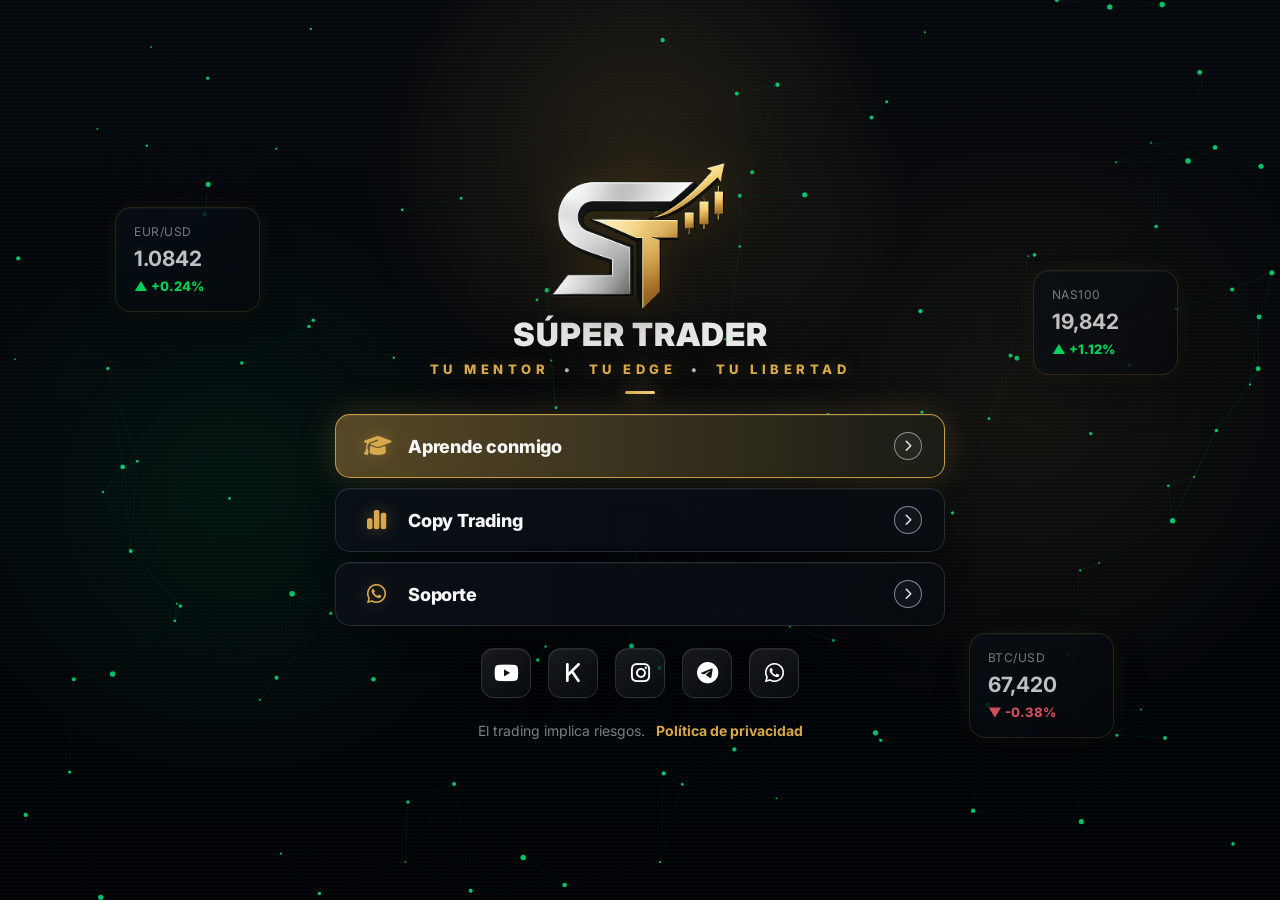
<file: index.html>
<!DOCTYPE html>
<html lang="es">
<head>
    <meta charset="UTF-8">
    <meta name="viewport" content="width=device-width, initial-scale=1.0">
    <title>Súper Trader | Trading</title>

    <link rel="stylesheet" href="styles.css">

    <link rel="stylesheet"
          href="https://cdnjs.cloudflare.com/ajax/libs/font-awesome/6.7.2/css/all.min.css">

    <link href="https://fonts.googleapis.com/css2?family=Inter:wght@300;400;500;600;700;800;900&display=swap"
          rel="stylesheet">
</head>
<body>

    <canvas id="particles"></canvas>

    <div class="scan-line"></div>

    <div class="market-card card-eurusd">
        <span>EUR/USD</span>
        <strong>1.0842</strong>
        <small>▲ +0.24%</small>
    </div>

    <div class="market-card card-nas100">
        <span>NAS100</span>
        <strong>19,842</strong>
        <small>▲ +1.12%</small>
    </div>

    <div class="market-card card-btc">
        <span>BTC/USD</span>
        <strong>67,420</strong>
        <small>▼ -0.38%</small>
    </div>

    <div class="background-glow"></div>
    <div class="candles-bg"></div>
    <div class="noise-bg"></div>

    <main class="page">

        <section class="profile-card">

            <div class="brand-logo">
                <img src="supertrader.png" alt="Súper Trader">
            </div>

            <h1>SÚPER TRADER</h1>

            <p class="subtitle">
                TU MENTOR <span>•</span> TU EDGE <span>•</span> TU LIBERTAD
            </p>

            <div class="mini-line"></div>

            <div class="links">

                <a href="web.html" class="link-btn featured">
                    <div class="link-left">
                        <i class="fa-solid fa-graduation-cap"></i>
                        <span>Aprende conmigo</span>
                    </div>
                    <div class="arrow">
                        <i class="fa-solid fa-chevron-right"></i>
                    </div>
                </a>

                <button type="button" class="link-btn" id="btnCopyTrading">
                    <div class="link-left">
                        <i class="fa-solid fa-chart-simple"></i>
                        <span>Copy Trading</span>
                    </div>
                    <div class="arrow">
                        <i class="fa-solid fa-chevron-right"></i>
                    </div>
                </button>

                <button type="button" class="link-btn" id="btnSoporte">
                    <div class="link-left">
                        <i class="fa-brands fa-whatsapp"></i>
                        <span>Soporte</span>
                    </div>
                    <div class="arrow">
                        <i class="fa-solid fa-chevron-right"></i>
                    </div>
                </button>

            </div>

            <div class="socials">

                <a href="#" aria-label="YouTube">
                    <i class="fa-brands fa-youtube"></i>
                </a>

                <a href="#" aria-label="Kick">
                    <i class="fa-solid fa-k"></i>
                </a>

                <a href="#" aria-label="Instagram">
                    <i class="fa-brands fa-instagram"></i>
                </a>

                <a href="#" aria-label="Telegram">
                    <i class="fa-brands fa-telegram"></i>
                </a>

                <a href="#" aria-label="WhatsApp">
                    <i class="fa-brands fa-whatsapp"></i>
                </a>

            </div>

            <footer>
                <span>El trading implica riesgos.</span>
                <a href="#">Política de privacidad</a>
            </footer>

        </section>

    </main>

    <!-- MODAL COPY TRADING -->
    <div class="modal-copy" id="modalCopy">
        <div class="modal-copy-backdrop" id="modalCopyBackdrop"></div>

        <div class="modal-copy-card">

            <button type="button" class="modal-copy-close" id="cerrarModalCopy">
                <i class="fa-solid fa-xmark"></i>
            </button>

            <div id="copyTradingContent" class="copytrading-content">
                <!-- Acá se cargará copytrading.html -->
            </div>

        </div>
    </div>

    <!-- AVISO SOPORTE -->
    <div class="toast-soporte" id="toastSoporte">
        Próximamente habilitaremos el soporte.
    </div>

    <script src="app.js"></script>

</body>
</html>
</file>
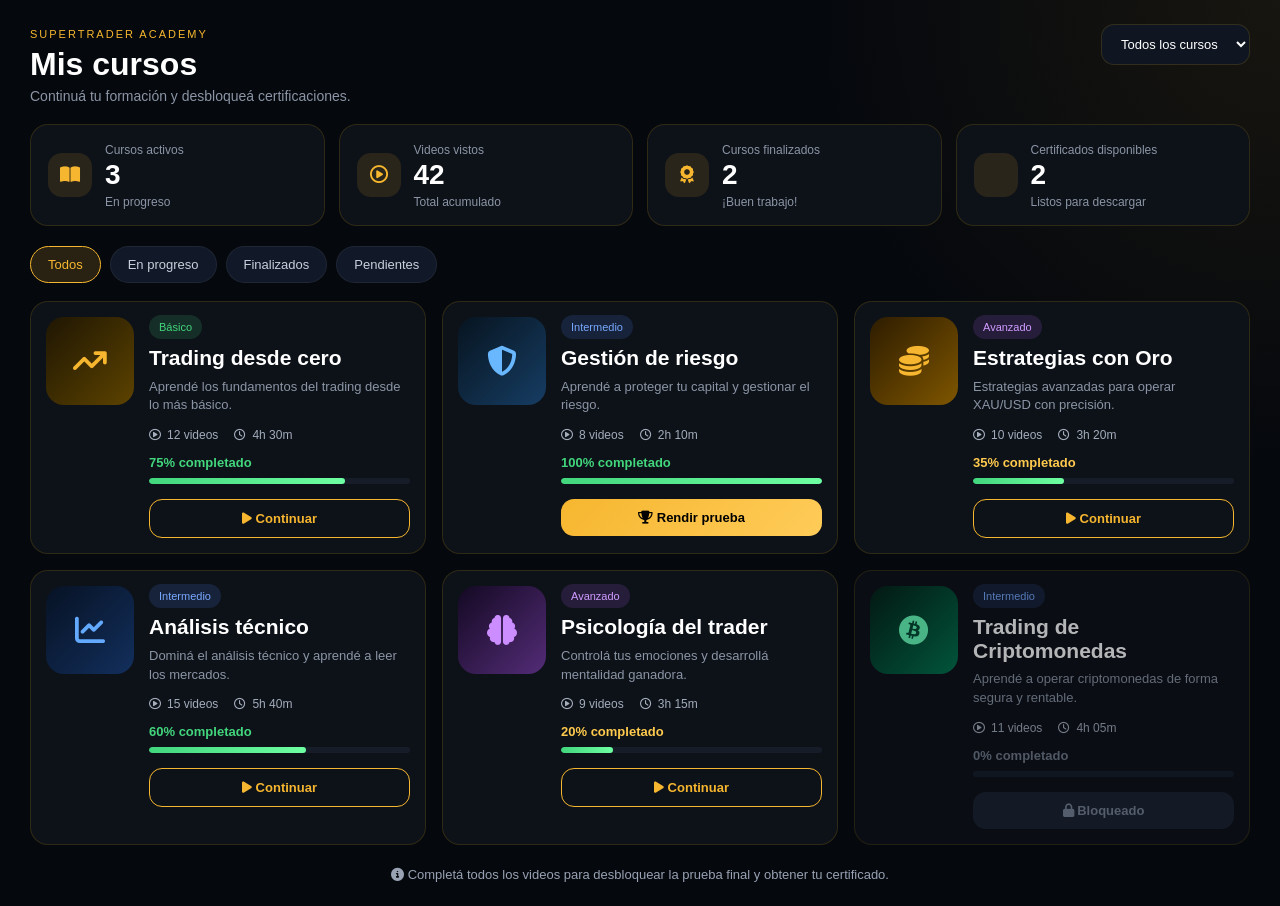
<file: cursos.html>
<!DOCTYPE html>
<html lang="es">
<head>
  <meta charset="UTF-8" />
  <meta name="viewport" content="width=device-width, initial-scale=1.0" />

  <title>Cursos | SuperTrader Academy</title>

  <link rel="stylesheet" href="cursos.css" />
  <script src="cursos.js" defer></script>

  <link
    rel="stylesheet"
    href="https://cdnjs.cloudflare.com/ajax/libs/font-awesome/6.5.0/css/all.min.css"
  />
</head>

<body>
  <main class="courses-page">
    <header class="courses-header">
      <div>
        <span class="eyebrow">SuperTrader Academy</span>
        <h1>Mis cursos</h1>
        <p>Continuá tu formación y desbloqueá certificaciones.</p>
      </div>

      <select class="course-select">
        <option>Todos los cursos</option>
        <option>En progreso</option>
        <option>Finalizados</option>
        <option>Pendientes</option>
      </select>
    </header>

    <section class="courses-stats">
      <article class="course-stat">
        <i class="fa-solid fa-book-open"></i>
        <div>
          <span>Cursos activos</span>
          <strong>3</strong>
          <small>En progreso</small>
        </div>
      </article>

      <article class="course-stat">
        <i class="fa-regular fa-circle-play"></i>
        <div>
          <span>Videos vistos</span>
          <strong>42</strong>
          <small>Total acumulado</small>
        </div>
      </article>

      <article class="course-stat">
        <i class="fa-solid fa-award"></i>
        <div>
          <span>Cursos finalizados</span>
          <strong>2</strong>
          <small>¡Buen trabajo!</small>
        </div>
      </article>

      <article class="course-stat">
        <i class="fa-solid fa-file-certificate"></i>
        <div>
          <span>Certificados disponibles</span>
          <strong>2</strong>
          <small>Listos para descargar</small>
        </div>
      </article>
    </section>

    <section class="course-filters">
      <button class="filter-btn active" data-filter="todos">Todos</button>
      <button class="filter-btn" data-filter="progreso">En progreso</button>
      <button class="filter-btn" data-filter="finalizado">Finalizados</button>
      <button class="filter-btn" data-filter="pendiente">Pendientes</button>
    </section>

    <section class="courses-grid">
      <article class="course-card" data-status="progreso">
        <div class="course-image trading">
          <i class="fa-solid fa-arrow-trend-up"></i>
        </div>

        <div class="course-content">
          <span class="level basic">Básico</span>
          <h3>Trading desde cero</h3>
          <p>Aprendé los fundamentos del trading desde lo más básico.</p>

          <div class="course-meta">
            <span><i class="fa-regular fa-circle-play"></i> 12 videos</span>
            <span><i class="fa-regular fa-clock"></i> 4h 30m</span>
          </div>

          <strong class="progress-label green">75% completado</strong>
          <div class="progress-bar">
            <span style="width:75%"></span>
          </div>

          <button class="course-btn outline">
            <i class="fa-solid fa-play"></i>
            Continuar
          </button>
        </div>
      </article>

      <article class="course-card" data-status="finalizado">
        <div class="course-image risk">
          <i class="fa-solid fa-shield-halved"></i>
        </div>

        <div class="course-content">
          <span class="level intermediate">Intermedio</span>
          <h3>Gestión de riesgo</h3>
          <p>Aprendé a proteger tu capital y gestionar el riesgo.</p>

          <div class="course-meta">
            <span><i class="fa-regular fa-circle-play"></i> 8 videos</span>
            <span><i class="fa-regular fa-clock"></i> 2h 10m</span>
          </div>

          <strong class="progress-label green">100% completado</strong>
          <div class="progress-bar">
            <span style="width:100%"></span>
          </div>

          <button class="course-btn filled">
            <i class="fa-solid fa-trophy"></i>
            Rendir prueba
          </button>
        </div>
      </article>

      <article class="course-card" data-status="progreso">
        <div class="course-image gold">
          <i class="fa-solid fa-coins"></i>
        </div>

        <div class="course-content">
          <span class="level advanced">Avanzado</span>
          <h3>Estrategias con Oro</h3>
          <p>Estrategias avanzadas para operar XAU/USD con precisión.</p>

          <div class="course-meta">
            <span><i class="fa-regular fa-circle-play"></i> 10 videos</span>
            <span><i class="fa-regular fa-clock"></i> 3h 20m</span>
          </div>

          <strong class="progress-label yellow">35% completado</strong>
          <div class="progress-bar">
            <span style="width:35%"></span>
          </div>

          <button class="course-btn outline">
            <i class="fa-solid fa-play"></i>
            Continuar
          </button>
        </div>
      </article>

      <article class="course-card" data-status="progreso">
        <div class="course-image analysis">
          <i class="fa-solid fa-chart-line"></i>
        </div>

        <div class="course-content">
          <span class="level intermediate">Intermedio</span>
          <h3>Análisis técnico</h3>
          <p>Dominá el análisis técnico y aprendé a leer los mercados.</p>

          <div class="course-meta">
            <span><i class="fa-regular fa-circle-play"></i> 15 videos</span>
            <span><i class="fa-regular fa-clock"></i> 5h 40m</span>
          </div>

          <strong class="progress-label green">60% completado</strong>
          <div class="progress-bar">
            <span style="width:60%"></span>
          </div>

          <button class="course-btn outline">
            <i class="fa-solid fa-play"></i>
            Continuar
          </button>
        </div>
      </article>

      <article class="course-card" data-status="progreso">
        <div class="course-image mindset">
          <i class="fa-solid fa-brain"></i>
        </div>

        <div class="course-content">
          <span class="level advanced">Avanzado</span>
          <h3>Psicología del trader</h3>
          <p>Controlá tus emociones y desarrollá mentalidad ganadora.</p>

          <div class="course-meta">
            <span><i class="fa-regular fa-circle-play"></i> 9 videos</span>
            <span><i class="fa-regular fa-clock"></i> 3h 15m</span>
          </div>

          <strong class="progress-label yellow">20% completado</strong>
          <div class="progress-bar">
            <span style="width:20%"></span>
          </div>

          <button class="course-btn outline">
            <i class="fa-solid fa-play"></i>
            Continuar
          </button>
        </div>
      </article>

      <article class="course-card locked" data-status="pendiente">
        <div class="course-image crypto">
          <i class="fa-brands fa-bitcoin"></i>
        </div>

        <div class="course-content">
          <span class="level intermediate">Intermedio</span>
          <h3>Trading de Criptomonedas</h3>
          <p>Aprendé a operar criptomonedas de forma segura y rentable.</p>

          <div class="course-meta">
            <span><i class="fa-regular fa-circle-play"></i> 11 videos</span>
            <span><i class="fa-regular fa-clock"></i> 4h 05m</span>
          </div>

          <strong class="progress-label muted">0% completado</strong>
          <div class="progress-bar">
            <span style="width:0%"></span>
          </div>

          <button class="course-btn disabled" disabled>
            <i class="fa-solid fa-lock"></i>
            Bloqueado
          </button>
        </div>
      </article>
    </section>

    <footer class="courses-footer">
      <i class="fa-solid fa-circle-info"></i>
      Completá todos los videos para desbloquear la prueba final y obtener tu certificado.
    </footer>
  </main>
</body>
</html>
</file>
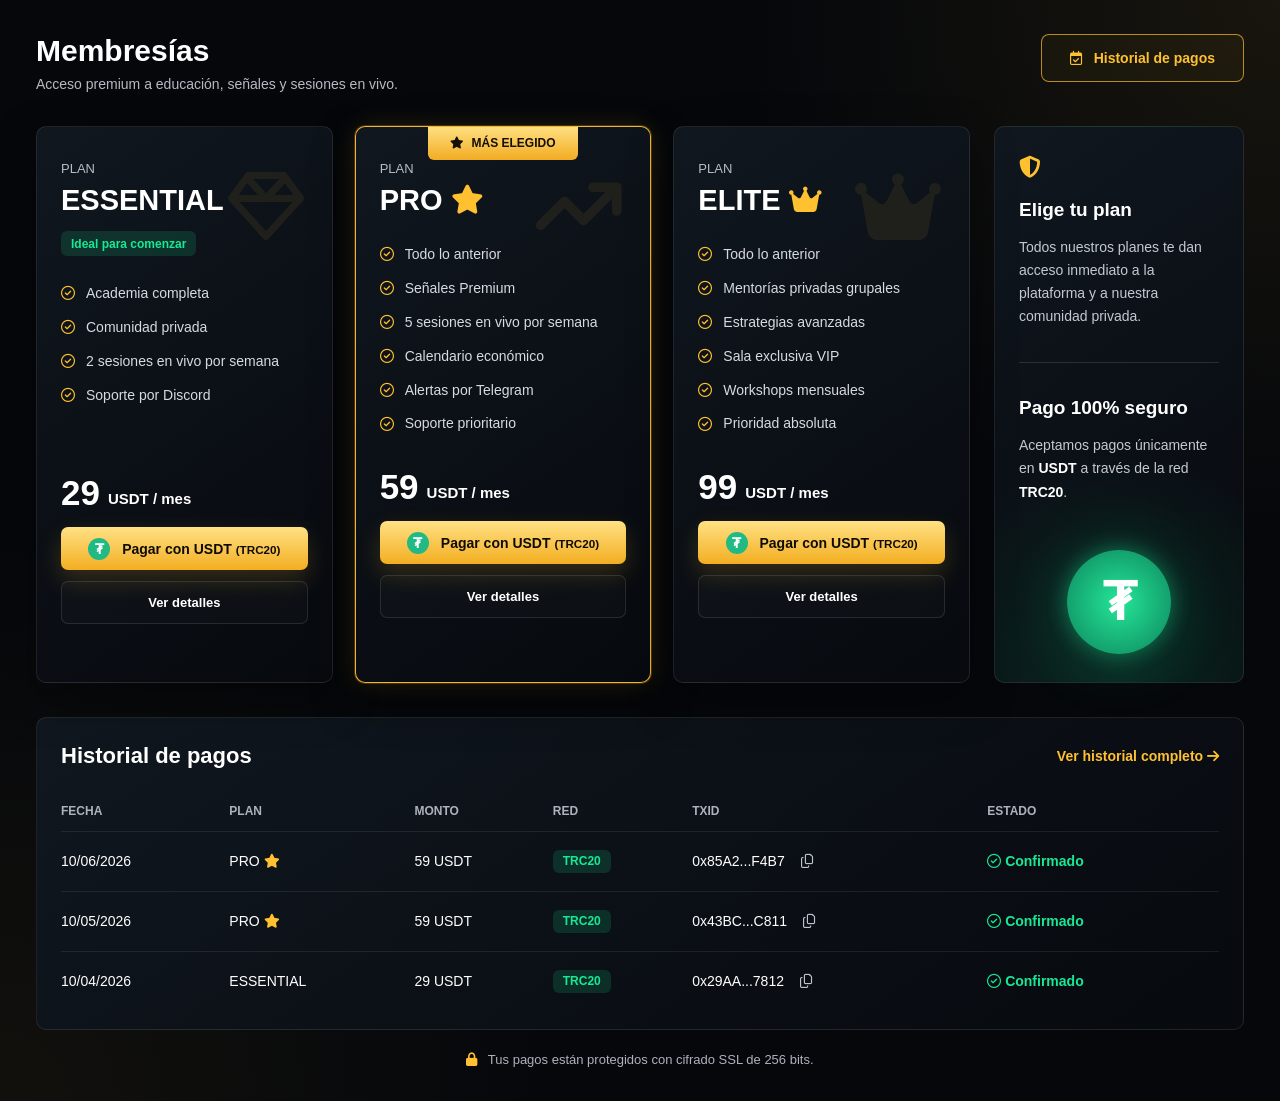
<file: membresia.html>
<!DOCTYPE html>
<html lang="es">
<head>
  <meta charset="UTF-8" />
  <meta name="viewport" content="width=device-width, initial-scale=1.0" />
  <title>Membresías | Super Trader Academy</title>

  <link rel="stylesheet" href="membresia.css" />

  <link
    rel="stylesheet"
    href="https://cdnjs.cloudflare.com/ajax/libs/font-awesome/6.5.1/css/all.min.css"
  />
</head>
<body>

  <main class="membership-page">

    <header class="membership-header">
      <div>
        <h1>Membresías</h1>
        <p>Acceso premium a educación, señales y sesiones en vivo.</p>
      </div>

      <button class="history-top-btn" id="btnScrollHistory">
        <i class="fa-regular fa-calendar-check"></i>
        Historial de pagos
      </button>
    </header>

    <section class="plans-layout">

      <div class="plans-grid">

        <article class="plan-card">
          <div class="plan-bg-icon">
            <i class="fa-regular fa-gem"></i>
          </div>

          <span class="plan-label">PLAN</span>
          <h2>ESSENTIAL</h2>
          <span class="plan-badge green">Ideal para comenzar</span>

          <ul class="plan-list">
            <li><i class="fa-regular fa-circle-check"></i> Academia completa</li>
            <li><i class="fa-regular fa-circle-check"></i> Comunidad privada</li>
            <li><i class="fa-regular fa-circle-check"></i> 2 sesiones en vivo por semana</li>
            <li><i class="fa-regular fa-circle-check"></i> Soporte por Discord</li>
          </ul>

          <div class="plan-price">
            <strong>29</strong>
            <span>USDT / mes</span>
          </div>

          <button class="pay-btn" data-plan="ESSENTIAL" data-price="29">
            <span class="usdt-icon">₮</span>
            Pagar con USDT <small>(TRC20)</small>
          </button>

          <button class="details-btn">Ver detalles</button>
        </article>

        <article class="plan-card featured">
          <div class="featured-ribbon">
            <i class="fa-solid fa-star"></i>
            MÁS ELEGIDO
          </div>

          <div class="plan-bg-icon">
            <i class="fa-solid fa-arrow-trend-up"></i>
          </div>

          <span class="plan-label">PLAN</span>
          <h2>PRO <i class="fa-solid fa-star title-icon"></i></h2>

          <ul class="plan-list">
            <li><i class="fa-regular fa-circle-check"></i> Todo lo anterior</li>
            <li><i class="fa-regular fa-circle-check"></i> Señales Premium</li>
            <li><i class="fa-regular fa-circle-check"></i> 5 sesiones en vivo por semana</li>
            <li><i class="fa-regular fa-circle-check"></i> Calendario económico</li>
            <li><i class="fa-regular fa-circle-check"></i> Alertas por Telegram</li>
            <li><i class="fa-regular fa-circle-check"></i> Soporte prioritario</li>
          </ul>

          <div class="plan-price">
            <strong>59</strong>
            <span>USDT / mes</span>
          </div>

          <button class="pay-btn" data-plan="PRO" data-price="59">
            <span class="usdt-icon">₮</span>
            Pagar con USDT <small>(TRC20)</small>
          </button>

          <button class="details-btn">Ver detalles</button>
        </article>

        <article class="plan-card">
          <div class="plan-bg-icon">
            <i class="fa-solid fa-crown"></i>
          </div>

          <span class="plan-label">PLAN</span>
          <h2>ELITE <i class="fa-solid fa-crown title-icon"></i></h2>

          <ul class="plan-list">
            <li><i class="fa-regular fa-circle-check"></i> Todo lo anterior</li>
            <li><i class="fa-regular fa-circle-check"></i> Mentorías privadas grupales</li>
            <li><i class="fa-regular fa-circle-check"></i> Estrategias avanzadas</li>
            <li><i class="fa-regular fa-circle-check"></i> Sala exclusiva VIP</li>
            <li><i class="fa-regular fa-circle-check"></i> Workshops mensuales</li>
            <li><i class="fa-regular fa-circle-check"></i> Prioridad absoluta</li>
          </ul>

          <div class="plan-price">
            <strong>99</strong>
            <span>USDT / mes</span>
          </div>

          <button class="pay-btn" data-plan="ELITE" data-price="99">
            <span class="usdt-icon">₮</span>
            Pagar con USDT <small>(TRC20)</small>
          </button>

          <button class="details-btn">Ver detalles</button>
        </article>

      </div>

      <aside class="payment-info-card">
        <div class="info-block">
          <div class="info-icon">
            <i class="fa-solid fa-shield-halved"></i>
          </div>

          <h3>Elige tu plan</h3>
          <p>
            Todos nuestros planes te dan acceso inmediato a la plataforma y a nuestra comunidad privada.
          </p>
        </div>

        <div class="divider"></div>

        <div class="info-block">
          <h3>Pago 100% seguro</h3>
          <p>
            Aceptamos pagos únicamente en <strong>USDT</strong> a través de la red <strong>TRC20</strong>.
          </p>
        </div>

        <div class="usdt-glow">
          <span>₮</span>
        </div>
      </aside>

    </section>

    <section class="payments-history" id="paymentsHistory">
      <div class="history-header">
        <h2>Historial de pagos</h2>
        <button>Ver historial completo <i class="fa-solid fa-arrow-right"></i></button>
      </div>

      <div class="table-wrapper">
        <table>
          <thead>
            <tr>
              <th>FECHA</th>
              <th>PLAN</th>
              <th>MONTO</th>
              <th>RED</th>
              <th>TXID</th>
              <th>ESTADO</th>
            </tr>
          </thead>

          <tbody id="paymentsTable">
            <tr>
              <td>10/06/2026</td>
              <td>PRO <i class="fa-solid fa-star gold"></i></td>
              <td>59 USDT</td>
              <td><span class="network-pill">TRC20</span></td>
              <td>
                0x85A2...F4B7
                <button class="copy-btn" data-copy="0x85A2F4B7">
                  <i class="fa-regular fa-copy"></i>
                </button>
              </td>
              <td><span class="status confirmed"><i class="fa-regular fa-circle-check"></i> Confirmado</span></td>
            </tr>

            <tr>
              <td>10/05/2026</td>
              <td>PRO <i class="fa-solid fa-star gold"></i></td>
              <td>59 USDT</td>
              <td><span class="network-pill">TRC20</span></td>
              <td>
                0x43BC...C811
                <button class="copy-btn" data-copy="0x43BCC811">
                  <i class="fa-regular fa-copy"></i>
                </button>
              </td>
              <td><span class="status confirmed"><i class="fa-regular fa-circle-check"></i> Confirmado</span></td>
            </tr>

            <tr>
              <td>10/04/2026</td>
              <td>ESSENTIAL</td>
              <td>29 USDT</td>
              <td><span class="network-pill">TRC20</span></td>
              <td>
                0x29AA...7812
                <button class="copy-btn" data-copy="0x29AA7812">
                  <i class="fa-regular fa-copy"></i>
                </button>
              </td>
              <td><span class="status confirmed"><i class="fa-regular fa-circle-check"></i> Confirmado</span></td>
            </tr>
          </tbody>
        </table>
      </div>
    </section>

    <div class="secure-footer">
      <i class="fa-solid fa-lock"></i>
      Tus pagos están protegidos con cifrado SSL de 256 bits.
    </div>

  </main>

  <div class="payment-modal" id="paymentModal">
    <div class="modal-overlay" id="closeModal"></div>

    <div class="modal-card">
      <button class="modal-close" id="modalCloseBtn">
        <i class="fa-solid fa-xmark"></i>
      </button>

      <h2>Pagar con USDT</h2>
      <p class="modal-subtitle">Realiza el pago usando la red TRC20.</p>

      <div class="modal-plan-box">
        <span>Plan seleccionado</span>
        <strong id="modalPlan">PRO</strong>
      </div>

      <div class="modal-plan-box">
        <span>Monto a pagar</span>
        <strong><span id="modalPrice">59</span> USDT</strong>
      </div>

      <div class="wallet-box">
        <span>Dirección de pago</span>
        <div>
          <input id="walletAddress" value="TJ4QhFxxxxxxxxxxxxxxxxxxxxxx" readonly />
          <button id="copyWallet">
            <i class="fa-regular fa-copy"></i>
          </button>
        </div>
      </div>

      <div class="qr-box">
        <div class="qr-fake">
          <span>₮</span>
        </div>
      </div>

      <button class="modal-main-btn" id="confirmPayment">
        Ya realicé el pago
      </button>

      <button class="modal-secondary-btn" id="cancelPayment">
        Cancelar
      </button>
    </div>
  </div>

  <div class="toast" id="toast">Copiado correctamente</div>

  <script src="membresia.js"></script>
</body>
</html>
</file>
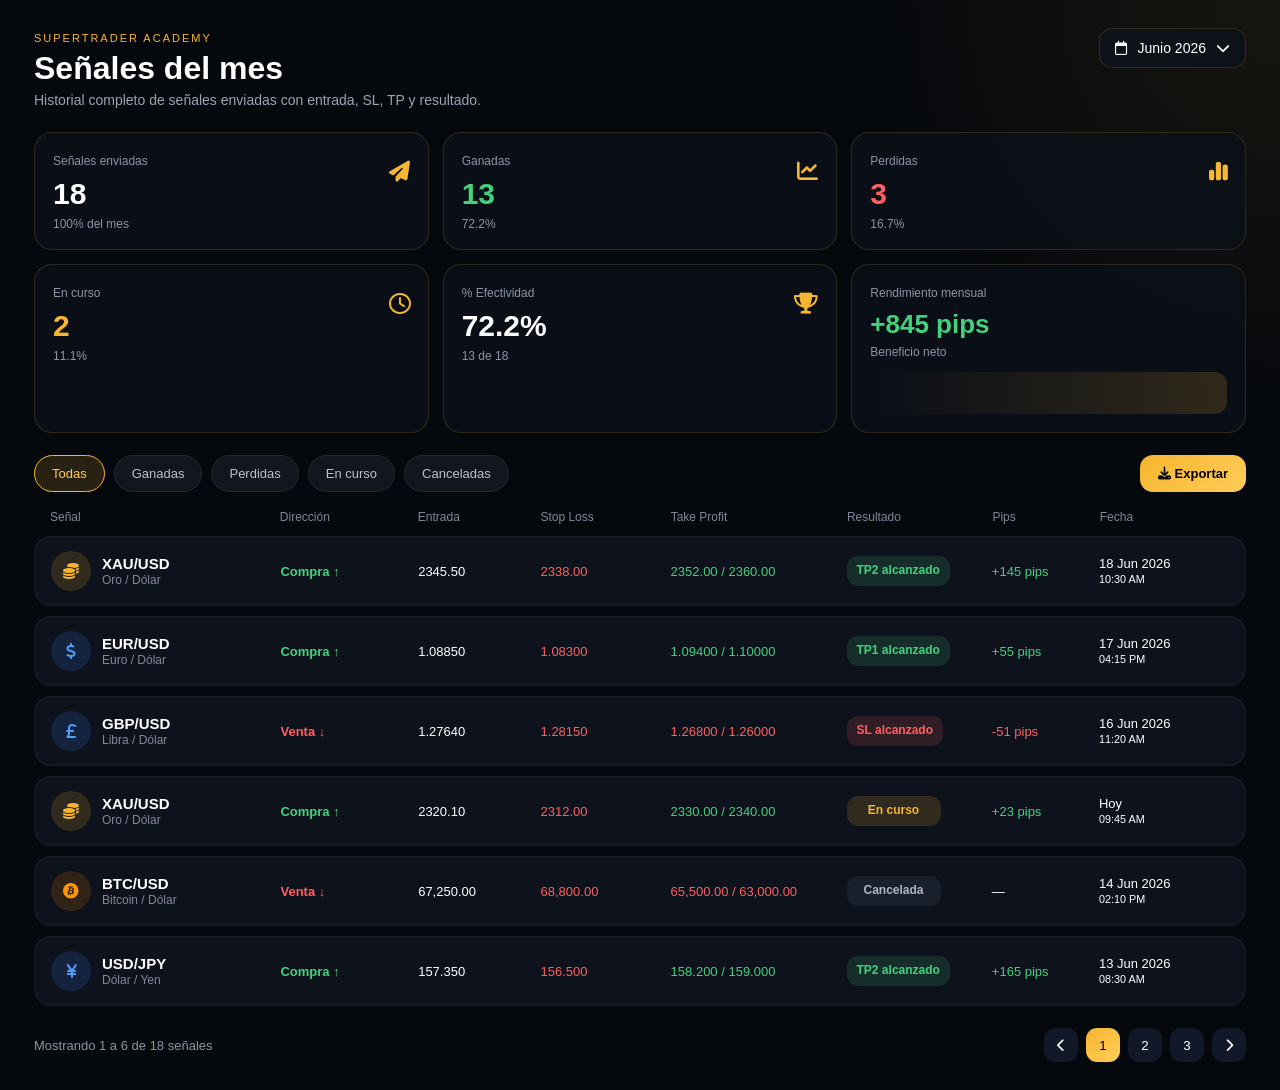
<file: senales.html>
<!DOCTYPE html>
<html lang="es">
<head>
  <meta charset="UTF-8" />
  <meta name="viewport" content="width=device-width, initial-scale=1.0" />
  <title>Señales | SuperTrader Academy</title>

  <link rel="stylesheet" href="senales.css" />
  <script src="senales.js" defer></script>

  <link
    rel="stylesheet"
    href="https://cdnjs.cloudflare.com/ajax/libs/font-awesome/6.5.0/css/all.min.css"
  />
</head>

<body>
  <div class="app">
    <main class="signals-page">
      <header class="signals-header">
        <div>
          <span class="eyebrow">SuperTrader Academy</span>
          <h1>Señales del mes</h1>
          <p>Historial completo de señales enviadas con entrada, SL, TP y resultado.</p>
        </div>

        <div class="month-selector">
          <i class="fa-regular fa-calendar"></i>
          <span>Junio 2026</span>
          <i class="fa-solid fa-chevron-down"></i>
        </div>
      </header>

      <section class="stats-grid">
        <article class="stat-card">
          <span>Señales enviadas</span>
          <strong>18</strong>
          <small>100% del mes</small>
          <i class="fa-solid fa-paper-plane"></i>
        </article>

        <article class="stat-card success">
          <span>Ganadas</span>
          <strong>13</strong>
          <small>72.2%</small>
          <i class="fa-solid fa-chart-line"></i>
        </article>

        <article class="stat-card danger">
          <span>Perdidas</span>
          <strong>3</strong>
          <small>16.7%</small>
          <i class="fa-solid fa-chart-simple"></i>
        </article>

        <article class="stat-card warning">
          <span>En curso</span>
          <strong>2</strong>
          <small>11.1%</small>
          <i class="fa-regular fa-clock"></i>
        </article>

        <article class="stat-card">
          <span>% Efectividad</span>
          <strong>72.2%</strong>
          <small>13 de 18</small>
          <i class="fa-solid fa-trophy"></i>
        </article>

        <article class="performance-card">
          <span>Rendimiento mensual</span>
          <strong>+845 pips</strong>
          <small>Beneficio neto</small>
          <div class="mini-chart"></div>
        </article>
      </section>

      <section class="toolbar">
        <div class="filters">
          <button class="filter-btn active" data-filter="todas">Todas</button>
          <button class="filter-btn" data-filter="ganadas">Ganadas</button>
          <button class="filter-btn" data-filter="perdidas">Perdidas</button>
          <button class="filter-btn" data-filter="curso">En curso</button>
          <button class="filter-btn" data-filter="canceladas">Canceladas</button>
        </div>

        <button class="export-btn">
          <i class="fa-solid fa-download"></i>
          Exportar
        </button>
      </section>

      <section class="signals-table">
        <div class="table-head">
          <span>Señal</span>
          <span>Dirección</span>
          <span>Entrada</span>
          <span>Stop Loss</span>
          <span>Take Profit</span>
          <span>Resultado</span>
          <span>Pips</span>
          <span>Fecha</span>
        </div>

        <article class="signal-row win" data-status="ganadas">
          <div class="asset">
            <div class="asset-icon gold">
              <i class="fa-solid fa-coins"></i>
            </div>
            <div>
              <strong>XAU/USD</strong>
              <small>Oro / Dólar</small>
            </div>
          </div>

          <span class="direction buy">Compra ↑</span>
          <span>2345.50</span>
          <span class="negative">2338.00</span>
          <span class="positive">2352.00 / 2360.00</span>
          <span><b class="badge green">TP2 alcanzado</b></span>
          <span class="positive">+145 pips</span>
          <span class="date">18 Jun 2026<br><small>10:30 AM</small></span>
        </article>

        <article class="signal-row win" data-status="ganadas">
          <div class="asset">
            <div class="asset-icon forex">
              <i class="fa-solid fa-dollar-sign"></i>
            </div>
            <div>
              <strong>EUR/USD</strong>
              <small>Euro / Dólar</small>
            </div>
          </div>

          <span class="direction buy">Compra ↑</span>
          <span>1.08850</span>
          <span class="negative">1.08300</span>
          <span class="positive">1.09400 / 1.10000</span>
          <span><b class="badge green">TP1 alcanzado</b></span>
          <span class="positive">+55 pips</span>
          <span class="date">17 Jun 2026<br><small>04:15 PM</small></span>
        </article>

        <article class="signal-row loss" data-status="perdidas">
          <div class="asset">
            <div class="asset-icon forex">
              <i class="fa-solid fa-sterling-sign"></i>
            </div>
            <div>
              <strong>GBP/USD</strong>
              <small>Libra / Dólar</small>
            </div>
          </div>

          <span class="direction sell">Venta ↓</span>
          <span>1.27640</span>
          <span class="negative">1.28150</span>
          <span class="negative">1.26800 / 1.26000</span>
          <span><b class="badge red">SL alcanzado</b></span>
          <span class="negative">-51 pips</span>
          <span class="date">16 Jun 2026<br><small>11:20 AM</small></span>
        </article>

        <article class="signal-row active" data-status="curso">
          <div class="asset">
            <div class="asset-icon gold">
              <i class="fa-solid fa-coins"></i>
            </div>
            <div>
              <strong>XAU/USD</strong>
              <small>Oro / Dólar</small>
            </div>
          </div>

          <span class="direction buy">Compra ↑</span>
          <span>2320.10</span>
          <span class="negative">2312.00</span>
          <span class="positive">2330.00 / 2340.00</span>
          <span><b class="badge yellow">En curso</b></span>
          <span class="positive">+23 pips</span>
          <span class="date">Hoy<br><small>09:45 AM</small></span>
        </article>

        <article class="signal-row canceled" data-status="canceladas">
          <div class="asset">
            <div class="asset-icon crypto">
              <i class="fa-brands fa-bitcoin"></i>
            </div>
            <div>
              <strong>BTC/USD</strong>
              <small>Bitcoin / Dólar</small>
            </div>
          </div>

          <span class="direction sell">Venta ↓</span>
          <span>67,250.00</span>
          <span class="negative">68,800.00</span>
          <span class="negative">65,500.00 / 63,000.00</span>
          <span><b class="badge gray">Cancelada</b></span>
          <span>—</span>
          <span class="date">14 Jun 2026<br><small>02:10 PM</small></span>
        </article>

        <article class="signal-row win" data-status="ganadas">
          <div class="asset">
            <div class="asset-icon forex">
              <i class="fa-solid fa-yen-sign"></i>
            </div>
            <div>
              <strong>USD/JPY</strong>
              <small>Dólar / Yen</small>
            </div>
          </div>

          <span class="direction buy">Compra ↑</span>
          <span>157.350</span>
          <span class="negative">156.500</span>
          <span class="positive">158.200 / 159.000</span>
          <span><b class="badge green">TP2 alcanzado</b></span>
          <span class="positive">+165 pips</span>
          <span class="date">13 Jun 2026<br><small>08:30 AM</small></span>
        </article>
      </section>

      <footer class="signals-footer">
        <span>Mostrando 1 a 6 de 18 señales</span>

        <div class="pagination">
          <button><i class="fa-solid fa-chevron-left"></i></button>
          <button class="active">1</button>
          <button>2</button>
          <button>3</button>
          <button><i class="fa-solid fa-chevron-right"></i></button>
        </div>
      </footer>
    </main>
  </div>
</body>
</html>
</file>
<file: styles.css>
:root{
    --gold:#d8a94a;
    --gold-soft:#f2d287;
    --silver:#e8e8e8;
    --dark:#020508;
    --green:#00ff68;
    --red:#ff5d6c;
}

*{
    margin:0;
    padding:0;
    box-sizing:border-box;
}

body{
    min-height:100vh;
    font-family:'Inter',sans-serif;
    background:var(--dark);
    color:#fff;
    overflow-x:hidden;
}

button{
    font-family:inherit;
}

#particles{
    position:fixed;
    inset:0;
    width:100%;
    height:100%;
    z-index:2;
    pointer-events:none;
}

.background-glow{
    position:fixed;
    inset:0;
    z-index:0;
    background:
        radial-gradient(circle at 50% 18%, rgba(216,169,74,.20), transparent 28%),
        radial-gradient(circle at 18% 55%, rgba(0,255,120,.08), transparent 26%),
        radial-gradient(circle at 80% 45%, rgba(216,169,74,.10), transparent 28%),
        linear-gradient(180deg, #05080d 0%, #020508 100%);
}

.candles-bg{
    position:fixed;
    inset:0;
    z-index:1;
    background:
        linear-gradient(rgba(2,5,8,.62), rgba(2,5,8,.90)),
        url("https://images.unsplash.com/photo-1642104704074-907c0698cbd9?q=80&w=1800&auto=format&fit=crop");
    background-size:cover;
    background-position:center;
    opacity:.30;
    filter:blur(1px) saturate(1.05);
}

.noise-bg{
    position:fixed;
    inset:0;
    z-index:3;
    pointer-events:none;
    opacity:.055;
    background-image:radial-gradient(rgba(255,255,255,.35) 1px, transparent 1px);
    background-size:4px 4px;
}

.page{
    position:relative;
    z-index:10;
    min-height:100vh;
    display:flex;
    align-items:center;
    justify-content:center;
    padding:42px 20px;
}

.profile-card{
    width:100%;
    max-width:610px;
    display:flex;
    flex-direction:column;
    align-items:center;
}

.brand-logo{
    margin-bottom:8px;
    display:flex;
    align-items:center;
    justify-content:center;
}

.brand-logo img{
    width:180px;
    max-width:65vw;
    filter:
        drop-shadow(0 0 18px rgba(216,169,74,.18))
        drop-shadow(0 8px 25px rgba(0,0,0,.55));
    transition:.3s;
}

h1{
    font-size:32px;
    line-height:1.05;
    font-weight:900;
    letter-spacing:1px;
    text-align:center;
    margin-bottom:10px;
    color:var(--silver);
    text-shadow:
        0 8px 30px rgba(0,0,0,.8),
        0 0 18px rgba(216,169,74,.10);
}

.subtitle{
    font-size:13px;
    font-weight:800;
    letter-spacing:4.5px;
    color:var(--gold);
    text-align:center;
    margin-bottom:14px;
    text-shadow:0 0 16px rgba(216,169,74,.35);
}

.subtitle span{
    margin:0 7px;
    color:var(--silver);
    opacity:.75;
}

.mini-line{
    width:30px;
    height:3px;
    border-radius:999px;
    background:linear-gradient(90deg, var(--gold), var(--gold-soft));
    box-shadow:0 0 20px rgba(216,169,74,.70);
    margin-bottom:20px;
}

.links{
    width:100%;
    display:flex;
    flex-direction:column;
    gap:10px;
}

.link-btn{
    width:100%;
    min-height:64px;
    padding:0 22px 0 28px;
    border-radius:15px;
    text-decoration:none;
    color:#f7f7f7;
    display:flex;
    align-items:center;
    justify-content:space-between;
    background:
        linear-gradient(90deg, rgba(10,16,23,.92), rgba(8,12,18,.86));
    border:1px solid rgba(255,255,255,.12);
    box-shadow:
        inset 0 1px 0 rgba(255,255,255,.04),
        0 14px 30px rgba(0,0,0,.28);
    backdrop-filter:blur(14px);
    transition:.25s ease;
    cursor:pointer;
}

.link-btn:hover{
    transform:translateY(-3px) scale(1.01);
    border-color:rgba(216,169,74,.72);
    box-shadow:
        0 0 0 1px rgba(216,169,74,.12),
        0 0 32px rgba(216,169,74,.16),
        0 18px 34px rgba(0,0,0,.35);
}

.link-btn.featured{
    background:
        linear-gradient(90deg, rgba(216,169,74,.38), rgba(216,169,74,.09)),
        rgba(8,15,18,.92);
    border-color:rgba(216,169,74,.88);
    box-shadow:
        inset 0 1px 0 rgba(255,255,255,.08),
        0 0 34px rgba(216,169,74,.22);
}

.link-left{
    display:flex;
    align-items:center;
    gap:19px;
}

.link-left i{
    width:25px;
    color:var(--gold);
    font-size:22px;
    text-align:center;
    filter:drop-shadow(0 0 8px rgba(216,169,74,.35));
}

.link-left span{
    font-size:18px;
    font-weight:800;
    letter-spacing:-.2px;
}

.arrow{
    width:28px;
    height:28px;
    border-radius:50%;
    display:flex;
    align-items:center;
    justify-content:center;
    color:#dce6ee;
    border:1px solid rgba(220,230,238,.55);
    background:rgba(255,255,255,.04);
    transition:.25s ease;
}

.arrow i{
    font-size:12px;
}

.link-btn:hover .arrow{
    transform:translateX(4px);
    border-color:var(--gold);
    color:var(--gold-soft);
    box-shadow:0 0 15px rgba(216,169,74,.22);
}

.socials{
    display:flex;
    justify-content:center;
    gap:17px;
    margin-top:22px;
}

.socials a{
    width:50px;
    height:50px;
    border-radius:13px;
    display:flex;
    align-items:center;
    justify-content:center;
    text-decoration:none;
    color:#fff;
    background:linear-gradient(145deg, rgba(255,255,255,.09), rgba(255,255,255,.025));
    border:1px solid rgba(255,255,255,.13);
    box-shadow:
        inset 0 1px 0 rgba(255,255,255,.05),
        0 12px 26px rgba(0,0,0,.26);
    backdrop-filter:blur(10px);
    transition:.25s ease;
}

.socials a:hover{
    transform:translateY(-4px);
    color:var(--gold-soft);
    border-color:rgba(216,169,74,.70);
    box-shadow:0 0 24px rgba(216,169,74,.18);
}

.socials i{
    font-size:22px;
}

footer{
    margin-top:24px;
    display:flex;
    justify-content:center;
    align-items:center;
    gap:11px;
    flex-wrap:wrap;
    color:rgba(220,230,238,.55);
    font-size:14px;
}

footer a{
    color:var(--gold);
    text-decoration:none;
    font-weight:700;
}

footer a:hover{
    text-decoration:underline;
}

.clicked{
    transform:scale(.97) !important;
}

/* SCAN LINE */

.scan-line{
    position:fixed;
    left:0;
    top:-150px;
    width:100%;
    height:2px;
    background:linear-gradient(
        90deg,
        transparent,
        rgba(216,169,74,.28),
        transparent
    );
    z-index:4;
    pointer-events:none;
    box-shadow:0 0 22px rgba(216,169,74,.24);
    animation:scanMove 8s linear infinite;
}

@keyframes scanMove{
    0%{
        transform:translateY(-150px);
        opacity:0;
    }

    10%{
        opacity:.42;
    }

    90%{
        opacity:.42;
    }

    100%{
        transform:translateY(calc(100vh + 150px));
        opacity:0;
    }
}

/* MINI CARDS MERCADO */

.market-card{
    position:fixed;
    z-index:6;
    min-width:145px;
    padding:16px 18px;
    border-radius:16px;
    background:linear-gradient(145deg, rgba(12,18,26,.72), rgba(5,9,14,.54));
    border:1px solid rgba(216,169,74,.18);
    box-shadow:
        inset 0 1px 0 rgba(255,255,255,.04),
        0 18px 40px rgba(0,0,0,.28),
        0 0 25px rgba(216,169,74,.10);
    backdrop-filter:blur(12px);
    pointer-events:none;
    opacity:.82;
    animation:floatCard 6s ease-in-out infinite;
}

.market-card span{
    display:block;
    font-size:12px;
    color:rgba(220,230,238,.62);
    letter-spacing:.5px;
    margin-bottom:7px;
}

.market-card strong{
    display:block;
    font-size:21px;
    color:var(--silver);
    margin-bottom:4px;
}

.market-card small{
    color:var(--green);
    font-size:13px;
    font-weight:800;
}

.card-btc small{
    color:var(--red);
}

.card-eurusd{
    left:9%;
    top:23%;
}

.card-nas100{
    right:8%;
    top:30%;
    animation-delay:1.2s;
}

.card-btc{
    right:13%;
    bottom:18%;
    animation-delay:2.1s;
}

@keyframes floatCard{
    0%,100%{
        transform:translateY(0);
    }

    50%{
        transform:translateY(-12px);
    }
}

/* MODAL COPY TRADING */

.modal-copy{
    position:fixed;
    inset:0;
    display:none;
    justify-content:center;
    align-items:center;
    z-index:9999;
    padding:20px;
}

.modal-copy.active{
    display:flex;
}

.modal-copy-backdrop{
    position:absolute;
    inset:0;
    background:rgba(0,0,0,.78);
    backdrop-filter:blur(14px);
}

.modal-copy-card{
    position:relative;
    z-index:2;
    width:min(920px,100%);
    max-height:90vh;
    overflow-y:auto;
    border-radius:28px;
    padding:40px;
    background:
        radial-gradient(circle at 20% 0%, rgba(216,169,74,.16), transparent 34%),
        linear-gradient(145deg, rgba(255,255,255,.055), transparent),
        rgba(5,9,14,.96);
    border:1px solid rgba(216,169,74,.22);
    box-shadow:
        0 40px 110px rgba(0,0,0,.66),
        inset 0 1px 0 rgba(255,255,255,.05);
    animation:modalCopyIn .25s ease;
}

.modal-copy-card::-webkit-scrollbar{
    width:0;
}

.modal-copy-close{
    position:absolute;
    top:18px;
    right:18px;
    width:42px;
    height:42px;
    border-radius:50%;
    border:1px solid rgba(255,255,255,.12);
    background:rgba(255,255,255,.055);
    color:#fff;
    display:flex;
    align-items:center;
    justify-content:center;
    cursor:pointer;
    transition:.25s ease;
    z-index:5;
}

.modal-copy-close:hover{
    color:var(--gold-soft);
    border-color:rgba(216,169,74,.55);
    background:rgba(216,169,74,.10);
    transform:rotate(90deg);
}

.modal-copy-close i{
    font-size:20px;
}

.copytrading-content{
    width:100%;
}

.copy-loading,
.copy-error{
    min-height:260px;
    display:flex;
    align-items:center;
    justify-content:center;
    text-align:center;
    color:rgba(255,255,255,.65);
}

.copy-error{
    flex-direction:column;
    gap:12px;
}

.copy-error h2{
    font-size:26px;
    color:var(--gold-soft);
}

.copy-error p{
    max-width:460px;
    line-height:1.6;
}

@keyframes modalCopyIn{
    from{
        opacity:0;
        transform:translateY(20px) scale(.98);
    }

    to{
        opacity:1;
        transform:translateY(0) scale(1);
    }
}

/* RESPONSIVE */

@media(max-width:768px){
    .page{
        align-items:flex-start;
        padding:32px 18px;
    }

    .profile-card{
        max-width:100%;
    }

    .brand-logo img{
        width:160px;
    }

    h1{
        font-size:32px;
    }

    .subtitle{
        font-size:9px;
        letter-spacing:1.7px;
        line-height:1.6;
    }

    .subtitle span{
        margin:0 4px;
    }

    .link-btn{
        min-height:58px;
        padding:0 18px 0 22px;
        border-radius:18px;
    }

    .link-left span{
        font-size:16px;
    }

    .socials{
        gap:12px;
    }

    .socials a{
        width:47px;
        height:47px;
    }

    .market-card{
        display:none;
    }

    .modal-copy{
        padding:10px;
        align-items:flex-start;
    }

    .modal-copy-card{
        width:100%;
        max-height:calc(100vh - 20px);
        padding:30px 18px;
        border-radius:24px;
        margin-top:10px;
    }

    .modal-copy-close{
        top:12px;
        right:12px;
    }
}

.toast-soporte{
    position:fixed;
    left:50%;
    bottom:34px;
    transform:translateX(-50%) translateY(20px);
    z-index:10000;
    padding:14px 22px;
    border-radius:999px;
    background:rgba(5,9,14,.96);
    border:1px solid rgba(216,169,74,.65);
    color:var(--gold-soft);
    font-size:14px;
    font-weight:800;
    box-shadow:0 18px 45px rgba(0,0,0,.45), 0 0 24px rgba(216,169,74,.18);
    opacity:0;
    pointer-events:none;
    transition:.25s ease;
}

.toast-soporte.active{
    opacity:1;
    transform:translateX(-50%) translateY(0);
}
</file>
<file: cursos.css>
/* ==========================
   CURSOS | SUPERTRADER
   Versión compacta
========================== */

* {
  margin: 0;
  padding: 0;
  box-sizing: border-box;
}

:root {
  --bg: #05080d;
  --card: #0d1118;
  --border: rgba(255, 193, 7, 0.14);
  --gold: #f6b62f;
  --green: #42d67d;
  --yellow: #ffca4d;
  --white: #fff;
  --gray: #8b95a5;
}

body {
  background:
    radial-gradient(circle at top right, rgba(246, 182, 47, 0.08), transparent 30%),
    #05080d;
  color: var(--white);
  font-family: Inter, sans-serif;
}

.courses-page {
  padding: 24px 30px;
}

/* HEADER */

.courses-header {
  display: flex;
  justify-content: space-between;
  align-items: flex-start;
  margin-bottom: 20px;
}

.eyebrow {
  color: var(--gold);
  letter-spacing: 2px;
  text-transform: uppercase;
  font-size: 11px;
}

.courses-header h1 {
  margin-top: 6px;
  font-size: 32px;
  line-height: 1;
}

.courses-header p {
  margin-top: 8px;
  color: var(--gray);
  font-size: 14px;
}

.course-select {
  background: #0f1621;
  border: 1px solid var(--border);
  color: white;
  padding: 11px 15px;
  border-radius: 13px;
  font-size: 13px;
}

/* KPIS */

.courses-stats {
  display: grid;
  grid-template-columns: repeat(4, minmax(150px, 1fr));
  gap: 14px;
  margin-bottom: 20px;
}

.course-stat {
  background: #0d1118;
  border: 1px solid var(--border);
  border-radius: 18px;
  padding: 15px 17px;
  display: flex;
  gap: 13px;
  align-items: center;
  min-height: 96px;
}

.course-stat i {
  width: 44px;
  height: 44px;
  min-width: 44px;
  border-radius: 14px;
  background: rgba(246, 182, 47, 0.12);
  color: var(--gold);
  display: flex;
  justify-content: center;
  align-items: center;
  font-size: 18px;
}

.course-stat span {
  color: var(--gray);
  font-size: 12px;
}

.course-stat strong {
  display: block;
  font-size: 28px;
  margin: 3px 0;
  line-height: 1;
}

.course-stat small {
  color: var(--gray);
  font-size: 12px;
}

/* FILTROS */

.course-filters {
  display: flex;
  gap: 9px;
  margin-bottom: 18px;
  flex-wrap: wrap;
}

.filter-btn {
  background: #111827;
  border: 1px solid rgba(255, 255, 255, 0.06);
  color: #c8d0dc;
  padding: 10px 17px;
  border-radius: 24px;
  cursor: pointer;
  transition: 0.25s;
  font-size: 13px;
}

.filter-btn.active {
  border-color: var(--gold);
  background: rgba(246, 182, 47, 0.15);
  color: var(--gold);
}

/* GRID */

.courses-grid {
  display: grid;
  grid-template-columns: repeat(auto-fit, minmax(310px, 1fr));
  gap: 16px;
}

/* CARD */

.course-card {
  background: #0d1118;
  border: 1px solid var(--border);
  border-radius: 18px;
  padding: 15px;
  display: flex;
  gap: 15px;
  transition: 0.25s;
  min-height: 220px;
}

.course-card:hover {
  transform: translateY(-2px);
  border-color: rgba(246, 182, 47, 0.35);
}

.course-image {
  width: 88px;
  min-width: 88px;
  height: 88px;
  border-radius: 18px;
  display: flex;
  justify-content: center;
  align-items: center;
  font-size: 30px;
}

.trading {
  background: linear-gradient(135deg, #1f1603, #5d4300);
  color: var(--gold);
}

.risk {
  background: linear-gradient(135deg, #071420, #163d63);
  color: #69b8ff;
}

.gold {
  background: linear-gradient(135deg, #2d1c00, #7f5600);
  color: var(--gold);
}

.analysis {
  background: linear-gradient(135deg, #071224, #122f5c);
  color: #63aaff;
}

.mindset {
  background: linear-gradient(135deg, #140923, #532c77);
  color: #cb8dff;
}

.crypto {
  background: linear-gradient(135deg, #032015, #00754f);
  color: #67ffba;
}

.course-content {
  flex: 1;
  min-width: 0;
}

.level {
  padding: 6px 10px;
  border-radius: 20px;
  font-size: 11px;
}

.basic {
  background: rgba(66, 214, 125, 0.15);
  color: #42d67d;
}

.intermediate {
  background: rgba(82, 141, 255, 0.15);
  color: #78a8ff;
}

.advanced {
  background: rgba(180, 100, 255, 0.15);
  color: #d09bff;
}

.course-content h3 {
  margin-top: 11px;
  font-size: 21px;
  line-height: 1.12;
}

.course-content p {
  margin-top: 8px;
  color: var(--gray);
  line-height: 1.45;
  font-size: 13px;
}

.course-meta {
  margin-top: 13px;
  display: flex;
  gap: 16px;
  color: #a3adbc;
  font-size: 12px;
  flex-wrap: wrap;
}

.course-meta span {
  display: flex;
  gap: 6px;
  align-items: center;
}

.progress-label {
  display: block;
  margin-top: 13px;
  font-size: 13px;
}

.green {
  color: var(--green);
}

.yellow {
  color: var(--yellow);
}

.muted {
  color: #707a8a;
}

.progress-bar {
  margin-top: 8px;
  height: 6px;
  background: #161d29;
  border-radius: 20px;
  overflow: hidden;
}

.progress-bar span {
  display: block;
  height: 100%;
  background: linear-gradient(90deg, #42d67d, #6effa2);
  border-radius: 20px;
}

.course-btn {
  margin-top: 15px;
  width: 100%;
  border: none;
  border-radius: 13px;
  padding: 11px;
  font-size: 13px;
  font-weight: 700;
  cursor: pointer;
}

.course-btn.outline {
  background: transparent;
  border: 1px solid var(--gold);
  color: var(--gold);
}

.course-btn.filled {
  background: linear-gradient(135deg, #f6b62f, #ffcc59);
  color: black;
}

.course-btn.disabled {
  background: #1b2230;
  color: #768194;
  cursor: not-allowed;
}

.locked {
  opacity: 0.7;
}

/* FOOTER */

.courses-footer {
  margin-top: 22px;
  color: #98a2b3;
  text-align: center;
  font-size: 13px;
}

/* RESPONSIVE */

@media (max-width: 1200px) {
  .courses-stats {
    grid-template-columns: repeat(2, 1fr);
  }
}

@media (max-width: 900px) {
  .course-card {
    flex-direction: column;
  }

  .course-image {
    width: 100%;
    height: 120px;
  }
}

@media (max-width: 768px) {
  .courses-page {
    padding: 20px;
  }

  .courses-header {
    flex-direction: column;
    gap: 16px;
  }

  .courses-header h1 {
    font-size: 28px;
  }

  .courses-stats {
    grid-template-columns: 1fr;
  }
}
</file>
<file: membresia.css>
* {
  margin: 0;
  padding: 0;
  box-sizing: border-box;
}

body {
  background: #05070b;
  color: #ffffff;
  font-family: Arial, Helvetica, sans-serif;
}

button {
  font-family: inherit;
  cursor: pointer;
}

.membership-page {
  min-height: 100vh;
  padding: 34px 36px;
  background:
    radial-gradient(circle at top right, rgba(255, 190, 45, .08), transparent 32%),
    radial-gradient(circle at bottom left, rgba(255, 190, 45, .05), transparent 34%),
    #05070b;
}

/* HEADER */

.membership-header {
  display: flex;
  justify-content: space-between;
  align-items: flex-start;
  gap: 20px;
  margin-bottom: 34px;
}

.membership-header h1 {
  font-size: 30px;
  font-weight: 900;
  margin-bottom: 8px;
}

.membership-header p {
  color: #b7bac3;
  font-size: 14px;
}

.history-top-btn {
  height: 48px;
  padding: 0 28px;
  border-radius: 8px;
  border: 1px solid rgba(255, 190, 45, .7);
  background: rgba(255, 190, 45, .04);
  color: #ffc12f;
  font-weight: 800;
  font-size: 14px;
  transition: .25s;
}

.history-top-btn:hover {
  background: rgba(255, 190, 45, .12);
  box-shadow: 0 0 22px rgba(255, 190, 45, .18);
}

.history-top-btn i {
  margin-right: 8px;
}

/* LAYOUT */

.plans-layout {
  display: grid;
  grid-template-columns: 1fr 250px;
  gap: 24px;
  margin-bottom: 34px;
}

.plans-grid {
  display: grid;
  grid-template-columns: repeat(3, 1fr);
  gap: 22px;
}

/* PLAN CARD */

.plan-card {
  position: relative;
  min-height: 430px;
  padding: 34px 24px 24px;
  border-radius: 10px;
  overflow: hidden;
  background:
    linear-gradient(145deg, rgba(17, 24, 32, .96), rgba(7, 10, 15, .98));
  border: 1px solid rgba(255, 255, 255, .09);
  box-shadow: 0 18px 45px rgba(0, 0, 0, .35);
}

.plan-card.featured {
  border-color: rgba(255, 190, 45, .95);
  box-shadow:
    0 0 0 1px rgba(255, 190, 45, .2),
    0 0 26px rgba(255, 190, 45, .14),
    0 18px 45px rgba(0, 0, 0, .45);
}

.featured-ribbon {
  position: absolute;
  top: -1px;
  left: 50%;
  transform: translateX(-50%);
  height: 34px;
  min-width: 150px;
  padding: 0 18px;
  border-radius: 0 0 6px 6px;
  background: linear-gradient(180deg, #ffe184, #f2ac22);
  color: #151006;
  display: flex;
  align-items: center;
  justify-content: center;
  gap: 7px;
  font-size: 12px;
  font-weight: 900;
  z-index: 5;
}

.plan-bg-icon {
  position: absolute;
  top: 38px;
  right: 28px;
  font-size: 76px;
  color: rgba(255, 190, 45, .08);
  pointer-events: none;
}

.plan-label {
  display: block;
  color: #b8bcc7;
  font-size: 13px;
  margin-bottom: 8px;
}

.plan-card h2 {
  font-size: 29px;
  font-weight: 900;
  margin-bottom: 14px;
}

.title-icon,
.gold {
  color: #ffc12f;
}

.plan-badge {
  display: inline-flex;
  align-items: center;
  height: 25px;
  padding: 0 10px;
  border-radius: 6px;
  font-size: 12px;
  font-weight: 800;
}

.plan-badge.green {
  color: #18e995;
  background: rgba(24, 233, 149, .14);
}

.plan-list {
  list-style: none;
  margin-top: 28px;
  margin-bottom: 34px;
  min-height: 155px;
}

.plan-list li {
  display: flex;
  align-items: center;
  gap: 11px;
  color: #d8dae0;
  font-size: 14px;
  line-height: 1.35;
  margin-bottom: 15px;
}

.plan-list i {
  color: #ffc12f;
  font-size: 14px;
}

.plan-price {
  display: flex;
  align-items: flex-end;
  gap: 8px;
  margin-bottom: 14px;
}

.plan-price strong {
  font-size: 35px;
  font-weight: 900;
}

.plan-price span {
  color: #ffffff;
  font-size: 15px;
  font-weight: 700;
  margin-bottom: 6px;
}

.pay-btn {
  width: 100%;
  height: 43px;
  border: none;
  border-radius: 7px;
  background: linear-gradient(180deg, #ffe184, #f3ae21);
  color: #100c05;
  font-size: 14px;
  font-weight: 900;
  box-shadow: 0 10px 24px rgba(255, 190, 45, .18);
  transition: .25s;
}

.pay-btn:hover {
  transform: translateY(-2px);
  box-shadow: 0 14px 32px rgba(255, 190, 45, .28);
}

.pay-btn small {
  font-weight: 700;
}

.usdt-icon {
  display: inline-flex;
  justify-content: center;
  align-items: center;
  width: 22px;
  height: 22px;
  margin-right: 8px;
  border-radius: 50%;
  background: #21b984;
  color: white;
  font-weight: 900;
}

.details-btn {
  width: 100%;
  height: 43px;
  margin-top: 11px;
  border-radius: 7px;
  border: 1px solid rgba(255, 255, 255, .11);
  background: rgba(255, 255, 255, .02);
  color: #ffffff;
  font-size: 13px;
  font-weight: 800;
  transition: .25s;
}

.details-btn:hover {
  border-color: rgba(255, 190, 45, .5);
  color: #ffc12f;
}

/* RIGHT INFO */

.payment-info-card {
  min-height: 430px;
  padding: 28px 24px;
  border-radius: 10px;
  background:
    radial-gradient(circle at bottom, rgba(24, 233, 149, .13), transparent 40%),
    linear-gradient(145deg, rgba(17, 24, 32, .96), rgba(7, 10, 15, .98));
  border: 1px solid rgba(255, 255, 255, .09);
}

.info-icon {
  color: #ffc12f;
  font-size: 22px;
  margin-bottom: 18px;
}

.info-block h3 {
  font-size: 19px;
  margin-bottom: 15px;
}

.info-block p {
  color: #c5c8d0;
  font-size: 14px;
  line-height: 1.65;
}

.info-block strong {
  color: #ffffff;
}

.divider {
  height: 1px;
  background: rgba(255, 255, 255, .12);
  margin: 34px 0;
}

.usdt-glow {
  width: 104px;
  height: 104px;
  margin: 46px auto 0;
  border-radius: 50%;
  background: radial-gradient(circle, #24e698, #0d845c);
  display: flex;
  align-items: center;
  justify-content: center;
  color: #ffffff;
  font-size: 52px;
  font-weight: 900;
  box-shadow:
    0 0 22px rgba(24, 233, 149, .42),
    0 0 70px rgba(24, 233, 149, .2);
}

/* HISTORY */

.payments-history {
  padding: 25px 24px 18px;
  border-radius: 10px;
  background:
    linear-gradient(145deg, rgba(17, 24, 32, .96), rgba(7, 10, 15, .98));
  border: 1px solid rgba(255, 255, 255, .09);
}

.history-header {
  display: flex;
  justify-content: space-between;
  align-items: center;
  margin-bottom: 22px;
}

.history-header h2 {
  font-size: 22px;
}

.history-header button {
  background: none;
  border: none;
  color: #ffc12f;
  font-size: 14px;
  font-weight: 800;
}

.table-wrapper {
  width: 100%;
  overflow-x: auto;
}

table {
  width: 100%;
  border-collapse: collapse;
}

thead th {
  padding: 13px 0;
  text-align: left;
  color: #aeb2bd;
  font-size: 12px;
  font-weight: 800;
}

tbody td {
  padding: 18px 0;
  border-top: 1px solid rgba(255, 255, 255, .08);
  color: #ffffff;
  font-size: 14px;
}

.network-pill {
  display: inline-flex;
  align-items: center;
  height: 23px;
  padding: 0 10px;
  border-radius: 6px;
  color: #18e995;
  background: rgba(24, 233, 149, .14);
  font-size: 12px;
  font-weight: 900;
}

.status.confirmed {
  color: #18e995;
  font-weight: 800;
}

.copy-btn {
  margin-left: 12px;
  background: none;
  border: none;
  color: #bfc3cc;
  font-size: 14px;
}

.copy-btn:hover {
  color: #ffc12f;
}

.secure-footer {
  margin-top: 22px;
  text-align: center;
  color: #aeb2bd;
  font-size: 13px;
}

.secure-footer i {
  color: #ffc12f;
  margin-right: 7px;
}

/* MODAL */

.payment-modal {
  position: fixed;
  inset: 0;
  display: none;
  z-index: 50;
}

.payment-modal.active {
  display: block;
}

.modal-overlay {
  position: absolute;
  inset: 0;
  background: rgba(0, 0, 0, .72);
  backdrop-filter: blur(8px);
}

.modal-card {
  position: absolute;
  top: 50%;
  left: 50%;
  width: 390px;
  max-width: calc(100% - 30px);
  transform: translate(-50%, -50%);
  padding: 28px;
  border-radius: 14px;
  background:
    linear-gradient(145deg, rgba(17, 24, 32, .98), rgba(7, 10, 15, .98));
  border: 1px solid rgba(255, 190, 45, .35);
  box-shadow: 0 25px 80px rgba(0, 0, 0, .7);
}

.modal-close {
  position: absolute;
  top: 18px;
  right: 18px;
  border: none;
  background: transparent;
  color: #aeb2bd;
  font-size: 18px;
}

.modal-card h2 {
  font-size: 25px;
  margin-bottom: 6px;
}

.modal-subtitle {
  color: #aeb2bd;
  margin-bottom: 22px;
  font-size: 14px;
}

.modal-plan-box {
  padding: 14px 0;
  border-top: 1px solid rgba(255, 255, 255, .08);
}

.modal-plan-box span {
  display: block;
  color: #aeb2bd;
  font-size: 12px;
  margin-bottom: 4px;
}

.modal-plan-box strong {
  font-size: 18px;
}

.wallet-box {
  margin-top: 14px;
}

.wallet-box > span {
  display: block;
  color: #aeb2bd;
  font-size: 12px;
  margin-bottom: 8px;
}

.wallet-box div {
  display: flex;
  height: 44px;
  border: 1px solid rgba(255, 255, 255, .12);
  border-radius: 8px;
  overflow: hidden;
}

.wallet-box input {
  flex: 1;
  border: none;
  outline: none;
  background: transparent;
  color: #ffffff;
  padding: 0 12px;
}

.wallet-box button {
  width: 48px;
  border: none;
  background: rgba(255, 190, 45, .12);
  color: #ffc12f;
}

.qr-box {
  display: flex;
  justify-content: center;
  margin: 22px 0;
}

.qr-fake {
  width: 150px;
  height: 150px;
  border-radius: 10px;
  background:
    linear-gradient(90deg, #fff 10px, transparent 10px) 0 0 / 28px 28px,
    linear-gradient(#fff 10px, transparent 10px) 0 0 / 28px 28px,
    #111;
  border: 8px solid #ffffff;
  display: flex;
  align-items: center;
  justify-content: center;
}

.qr-fake span {
  width: 50px;
  height: 50px;
  border-radius: 50%;
  background: #21b984;
  color: #ffffff;
  font-size: 32px;
  font-weight: 900;
  display: flex;
  align-items: center;
  justify-content: center;
}

.modal-main-btn,
.modal-secondary-btn {
  width: 100%;
  height: 44px;
  border-radius: 8px;
  font-weight: 900;
}

.modal-main-btn {
  border: none;
  background: linear-gradient(180deg, #ffe184, #f3ae21);
  color: #100c05;
}

.modal-secondary-btn {
  margin-top: 10px;
  border: 1px solid rgba(255, 255, 255, .12);
  background: transparent;
  color: #ffffff;
}

.toast {
  position: fixed;
  left: 50%;
  bottom: 24px;
  transform: translateX(-50%) translateY(20px);
  opacity: 0;
  padding: 12px 18px;
  border-radius: 8px;
  background: #111923;
  border: 1px solid rgba(255, 190, 45, .35);
  color: #ffc12f;
  font-size: 14px;
  font-weight: 800;
  transition: .25s;
  z-index: 80;
}

.toast.show {
  opacity: 1;
  transform: translateX(-50%) translateY(0);
}

/* RESPONSIVE */

@media (max-width: 1180px) {
  .plans-layout {
    grid-template-columns: 1fr;
  }

  .payment-info-card {
    min-height: auto;
  }
}

@media (max-width: 920px) {
  .plans-grid {
    grid-template-columns: 1fr;
  }

  .membership-header {
    flex-direction: column;
  }

  .history-top-btn {
    width: 100%;
  }
}

@media (max-width: 560px) {
  .membership-page {
    padding: 22px 16px;
  }

  .membership-header h1 {
    font-size: 25px;
  }

  .plan-card {
    min-height: auto;
  }

  .history-header {
    align-items: flex-start;
    flex-direction: column;
    gap: 12px;
  }

  tbody td,
  thead th {
    min-width: 130px;
  }
}
</file>
<file: senales.css>
/* ==========================
   SEÑALES | SUPERTRADER
   Versión compacta
========================== */

* {
  margin: 0;
  padding: 0;
  box-sizing: border-box;
}

:root {
  --bg: #05080d;
  --card: #0d1118;
  --card2: #111827;
  --border: rgba(255, 196, 45, 0.14);
  --gold: #f6b62f;
  --gold2: #ffcc59;
  --green: #43d17c;
  --red: #ff5f5f;
  --gray: #8892a6;
  --white: #ffffff;
}

body {
  background:
    radial-gradient(circle at top right, rgba(246, 182, 47, 0.08), transparent 25%),
    #05080d;
  color: var(--white);
  font-family: "Inter", sans-serif;
}

.signals-page {
  padding: 28px 34px;
}

/* ===== HEADER ===== */

.signals-header {
  display: flex;
  justify-content: space-between;
  align-items: flex-start;
  margin-bottom: 24px;
}

.eyebrow {
  color: var(--gold);
  font-size: 11px;
  letter-spacing: 2px;
  text-transform: uppercase;
}

.signals-header h1 {
  margin-top: 6px;
  font-size: 32px;
  line-height: 1;
}

.signals-header p {
  margin-top: 8px;
  color: #9aa4b2;
  font-size: 14px;
}

.month-selector {
  display: flex;
  align-items: center;
  gap: 10px;
  background: var(--card);
  border: 1px solid var(--border);
  padding: 11px 15px;
  border-radius: 13px;
  font-size: 14px;
}

/* ===== KPIS ===== */

.stats-grid {
  display: grid;
  grid-template-columns: repeat(6, minmax(140px, 1fr));
  gap: 14px;
  margin-bottom: 22px;
}

.stat-card,
.performance-card {
  min-height: 118px;
  background: rgba(12, 16, 24, 0.9);
  border: 1px solid var(--border);
  border-radius: 18px;
  padding: 18px;
  position: relative;
  overflow: hidden;
}

.stat-card span,
.performance-card span {
  color: #8b95a5;
  font-size: 12px;
}

.stat-card strong,
.performance-card strong {
  display: block;
  margin-top: 10px;
  font-size: 30px;
  line-height: 1;
}

.stat-card small,
.performance-card small {
  display: block;
  margin-top: 8px;
  color: #8b95a5;
  font-size: 12px;
}

.stat-card i {
  position: absolute;
  right: 18px;
  top: 28px;
  font-size: 21px;
  color: var(--gold);
}

.success strong {
  color: var(--green);
}

.danger strong {
  color: var(--red);
}

.warning strong {
  color: var(--gold);
}

.performance-card strong {
  color: var(--green);
  font-size: 26px;
}

.mini-chart {
  margin-top: 13px;
  height: 42px;
  border-radius: 12px;
  background: linear-gradient(to right, transparent, rgba(246, 182, 47, 0.16));
}

/* ===== FILTROS ===== */

.toolbar {
  display: flex;
  justify-content: space-between;
  align-items: center;
  margin-bottom: 18px;
}

.filters {
  display: flex;
  flex-wrap: wrap;
  gap: 9px;
}

.filter-btn {
  background: #11161f;
  border: 1px solid rgba(255, 255, 255, 0.07);
  color: #b8c0cf;
  padding: 10px 17px;
  border-radius: 24px;
  cursor: pointer;
  transition: 0.25s;
  font-size: 13px;
}

.filter-btn:hover {
  border-color: var(--gold);
}

.filter-btn.active {
  background: rgba(246, 182, 47, 0.15);
  color: var(--gold2);
  border-color: var(--gold);
}

.export-btn {
  border: none;
  background: linear-gradient(135deg, #f6b62f, #ffcc59);
  color: #000;
  padding: 11px 18px;
  border-radius: 13px;
  font-weight: 700;
  cursor: pointer;
  font-size: 13px;
}

/* ===== TABLA / LISTA ===== */

.signals-table {
  display: flex;
  flex-direction: column;
  gap: 10px;
}

.table-head {
  display: grid;
  grid-template-columns: 1.65fr 0.9fr 0.85fr 0.9fr 1.25fr 1fr 0.75fr 0.9fr;
  color: #7f8797;
  font-size: 12px;
  padding: 0 16px;
  margin-bottom: 2px;
}

.signal-row {
  display: grid;
  grid-template-columns: 1.65fr 0.9fr 0.85fr 0.9fr 1.25fr 1fr 0.75fr 0.9fr;
  align-items: center;
  background: rgba(15, 20, 30, 0.9);
  border: 1px solid rgba(255, 255, 255, 0.05);
  border-radius: 17px;
  padding: 14px 16px;
  transition: 0.25s;
  font-size: 13px;
}

.signal-row:hover {
  border-color: rgba(246, 182, 47, 0.35);
  transform: translateY(-2px);
}

.asset {
  display: flex;
  align-items: center;
  gap: 11px;
}

.asset strong {
  display: block;
  font-size: 15px;
}

.asset small {
  color: #80889a;
  font-size: 12px;
}

.asset-icon {
  width: 40px;
  height: 40px;
  min-width: 40px;
  border-radius: 50%;
  display: flex;
  align-items: center;
  justify-content: center;
  font-size: 16px;
}

.gold {
  background: rgba(246, 182, 47, 0.15);
  color: var(--gold);
}

.forex {
  background: rgba(70, 140, 255, 0.15);
  color: #4ea0ff;
}

.crypto {
  background: rgba(255, 132, 0, 0.15);
  color: #ff9500;
}

/* ===== COLORES ===== */

.buy {
  color: var(--green);
  font-weight: 700;
}

.sell {
  color: var(--red);
  font-weight: 700;
}

.positive {
  color: var(--green);
}

.negative {
  color: var(--red);
}

/* ===== BADGES ===== */

.badge {
  display: inline-flex;
  align-items: center;
  justify-content: center;
  min-width: 94px;
  padding: 8px 10px;
  border-radius: 11px;
  font-size: 12px;
  line-height: 1.1;
  text-align: center;
}

.green {
  background: rgba(67, 209, 124, 0.15);
  color: var(--green);
}

.red {
  background: rgba(255, 95, 95, 0.15);
  color: var(--red);
}

.yellow {
  background: rgba(246, 182, 47, 0.15);
  color: var(--gold);
}

.gray {
  background: #1a202b;
  color: #adb7c7;
}

/* ===== FOOTER ===== */

.signals-footer {
  margin-top: 22px;
  display: flex;
  justify-content: space-between;
  align-items: center;
  color: #8b95a5;
  font-size: 13px;
}

.pagination {
  display: flex;
  gap: 8px;
}

.pagination button {
  width: 34px;
  height: 34px;
  border: none;
  border-radius: 11px;
  background: #111827;
  color: white;
  cursor: pointer;
}

.pagination button.active {
  background: linear-gradient(135deg, #f6b62f, #ffcc59);
  color: black;
}

/* ===== RESPONSIVE ===== */

@media (max-width: 1300px) {
  .stats-grid {
    grid-template-columns: repeat(3, 1fr);
  }

  .table-head,
  .signal-row {
    grid-template-columns: 1.5fr 0.9fr 0.8fr 0.85fr 1.15fr 0.95fr 0.7fr 0.85fr;
  }
}

@media (max-width: 1050px) {
  .table-head {
    display: none;
  }

  .signal-row {
    grid-template-columns: 1fr;
    gap: 10px;
  }
}

@media (max-width: 768px) {
  .signals-page {
    padding: 22px;
  }

  .signals-header {
    flex-direction: column;
    gap: 16px;
  }

  .signals-header h1 {
    font-size: 28px;
  }

  .stats-grid {
    grid-template-columns: repeat(2, 1fr);
  }

  .toolbar,
  .signals-footer {
    flex-direction: column;
    gap: 16px;
    align-items: flex-start;
  }
}

@media (max-width: 520px) {
  .stats-grid {
    grid-template-columns: 1fr;
  }
}
</file>
